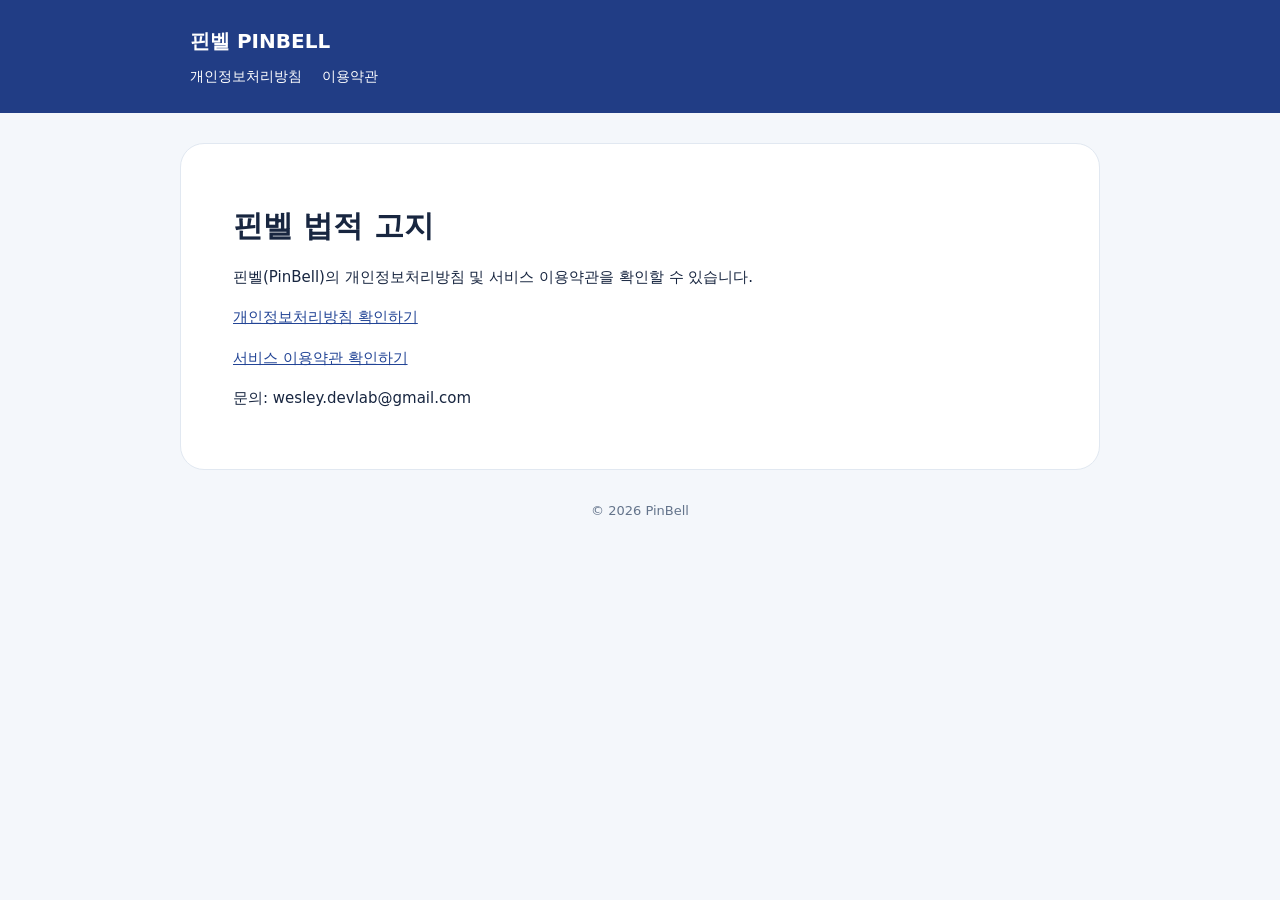
<file: index.html>
<!doctype html><html lang="ko"><head><meta charset="utf-8"><meta name="viewport" content="width=device-width,initial-scale=1"><title>핀벨 | 서비스 약관</title><link rel="stylesheet" href="style.css"></head><body><header><a href="index.html">핀벨 PINBELL</a><nav><a href="privacy.html">개인정보처리방침</a><a href="terms.html">이용약관</a></nav></header><main><h1>핀벨 법적 고지</h1><p>핀벨(PinBell)의 개인정보처리방침 및 서비스 이용약관을 확인할 수 있습니다.</p><p><a href="privacy.html">개인정보처리방침 확인하기</a></p><p><a href="terms.html">서비스 이용약관 확인하기</a></p><p>문의: wesley.devlab@gmail.com</p></main><footer>© 2026 PinBell</footer></body></html>
</file>
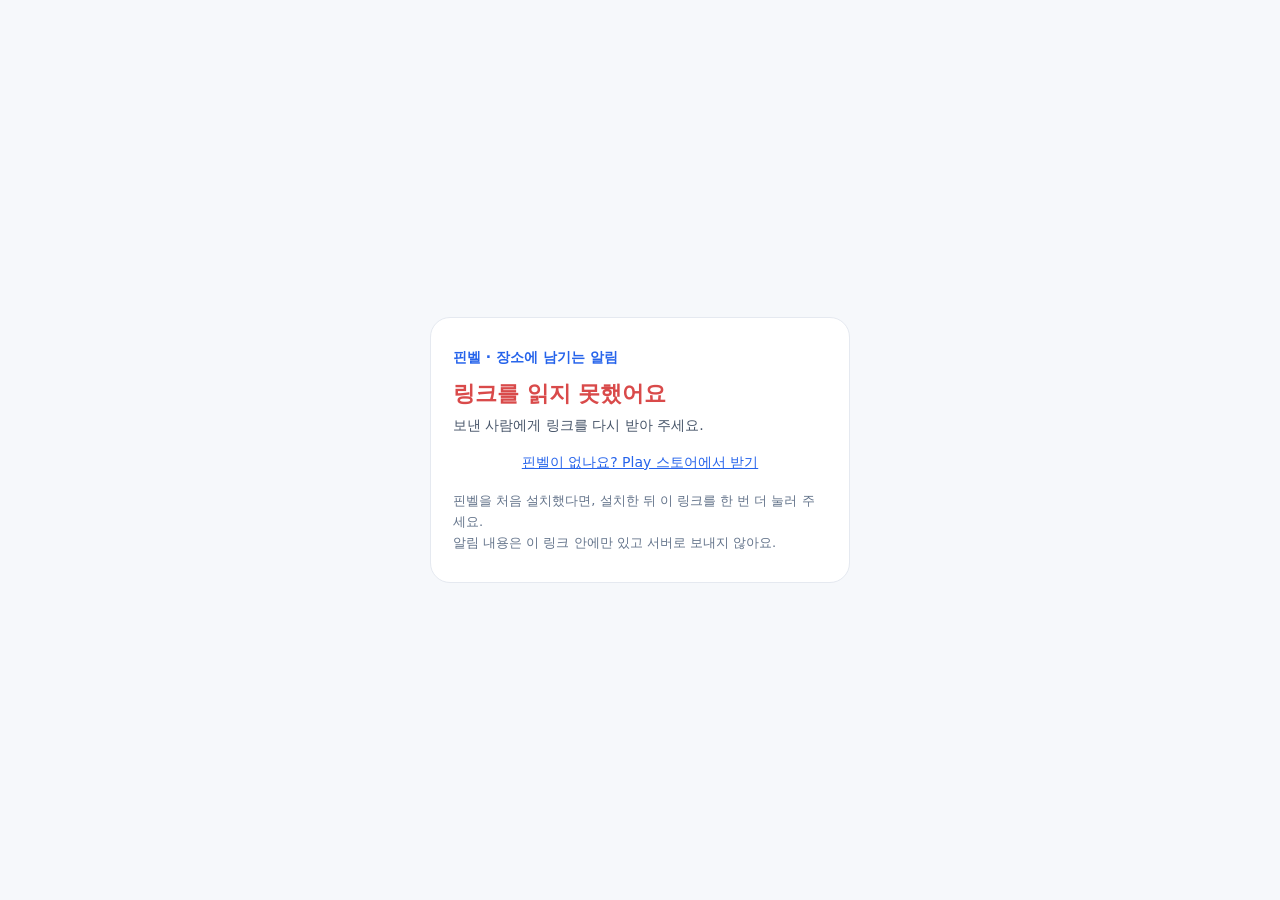
<file: s/index.html>
<!doctype html>
<html lang="ko">
<head>
<meta charset="utf-8">
<meta name="viewport" content="width=device-width,initial-scale=1">
<meta name="robots" content="noindex">
<title>핀벨 도착 알림 받기</title>
<meta name="description" content="장소에 도착하면 알려 주는 할 일을 공유받았어요. 핀벨에서 열면 위치를 확인하고 추가할 수 있어요.">
<!-- 링크 미리보기(카카오톡·문자·메신저) 카드: 알림 내용은 # 뒤에만 있어 서버·미리보기가 읽을 수 없으므로 고정 문구와 그림을 쓴다. -->
<meta property="og:type" content="website">
<meta property="og:site_name" content="핀벨">
<meta property="og:title" content="핀벨 도착 알림을 공유받았어요">
<meta property="og:description" content="장소에 도착하면 알려 주는 할 일이에요. 눌러서 핀벨에 추가해 보세요.">
<meta property="og:url" content="https://wskim-2197.github.io/pinbell-legal/s/">
<meta property="og:image" content="https://wskim-2197.github.io/pinbell-legal/s/og.jpg">
<meta property="og:image:secure_url" content="https://wskim-2197.github.io/pinbell-legal/s/og.jpg">
<meta property="og:image:type" content="image/jpeg">
<meta property="og:image:width" content="1200">
<meta property="og:image:height" content="630">
<meta property="og:image:alt" content="핀벨 — 장소에 도착하면, 잊지 않게.">
<meta property="og:locale" content="ko_KR">
<meta name="twitter:card" content="summary_large_image">
<style>
:root{color-scheme:light}*{box-sizing:border-box}
body{margin:0;min-height:100vh;background:#f6f8fb;color:#0f172a;font-family:system-ui,-apple-system,"Apple SD Gothic Neo","Noto Sans KR",sans-serif;line-height:1.6;display:flex;align-items:center;justify-content:center;padding:24px 16px}
.card{width:100%;max-width:420px;background:#fff;border:1px solid #e5e9f0;border-radius:20px;padding:28px 22px}
.brand{font-size:14px;font-weight:700;color:#2563eb;margin:0 0 10px}
h1{font-size:22px;line-height:1.35;margin:0 0 6px;overflow-wrap:anywhere}
.tasks{margin:14px 0 0;padding:0;list-style:none}
.tasks li{padding:10px 12px;margin-top:6px;background:#f6f8fb;border-radius:12px;font-size:15px;overflow-wrap:anywhere;white-space:pre-line}
.sub{font-size:14px;color:#475569;margin:0}
.btn{display:block;width:100%;margin-top:22px;padding:15px 16px;border:0;border-radius:12px;background:#2563eb;color:#fff;font-size:16px;font-weight:700;text-align:center;text-decoration:none}
.link{display:block;text-align:center;margin-top:14px;font-size:14px;color:#2563eb}
.note{font-size:13px;color:#64748b;margin:18px 0 0}
.err{color:#d94a4a}
</style>
</head>
<body>
<main class="card">
  <p class="brand">핀벨 · 장소에 남기는 알림</p>
  <h1 id="title">공유받은 도착 알림</h1>
  <p class="sub" id="sub">핀벨에서 열면 위치를 확인하고 추가할 수 있어요.</p>
  <ul class="tasks" id="tasks"></ul>
  <a class="btn" id="open" href="#">핀벨에서 열기</a>
  <a class="link" href="https://play.google.com/store/apps/details?id=co.pinbell">핀벨이 없나요? Play 스토어에서 받기</a>
  <p class="note" id="note">핀벨을 처음 설치했다면, 설치한 뒤 이 링크를 한 번 더 눌러 주세요.<br>알림 내용은 이 링크 안에만 있고 서버로 보내지 않아요.</p>
</main>
<script>
(function () {
  var data = (location.hash || "").replace(/^#/, "");
  var title = document.getElementById("title"), sub = document.getElementById("sub");
  var list = document.getElementById("tasks"), open = document.getElementById("open");
  function decode(d) {
    var b = d.replace(/-/g, "+").replace(/_/g, "/");
    while (b.length % 4) b += "=";
    var bin = atob(b), bytes = new Uint8Array(bin.length);
    for (var i = 0; i < bin.length; i++) bytes[i] = bin.charCodeAt(i);
    return JSON.parse(new TextDecoder("utf-8").decode(bytes));
  }
  var alert;
  try { alert = decode(data); } catch (e) { alert = null; }
  if (!data || !alert || !alert.n) {
    title.textContent = "링크를 읽지 못했어요";
    title.className = "err";
    sub.textContent = "보낸 사람에게 링크를 다시 받아 주세요.";
    open.style.display = "none";
    return;
  }
  title.textContent = alert.n;
  sub.textContent = "이 장소에 도착하면 알려 주는 핀벨 알림이에요.";
  (alert.t || []).forEach(function (t) {
    var li = document.createElement("li");
    li.textContent = t[0];
    list.appendChild(li);
  });
  var appLink = "pinbell://add?d=" + data;
  var android = /Android/i.test(navigator.userAgent);
  var intentLink = "intent://add?d=" + data + "#Intent;scheme=pinbell;package=co.pinbell;S.browser_fallback_url=" +
    encodeURIComponent("https://play.google.com/store/apps/details?id=co.pinbell") + ";end";
  open.href = android ? intentLink : appLink;
  if (!android) {
    document.getElementById("note").textContent = "핀벨은 안드로이드 앱이에요. 안드로이드 휴대폰에서 이 링크를 열어 주세요.";
    return;
  }
  // 바로 앱으로. 브라우저가 막으면 위 버튼을 누르면 된다.
  setTimeout(function () { location.href = intentLink; }, 300);
})();
</script>
</body>
</html>
</file>
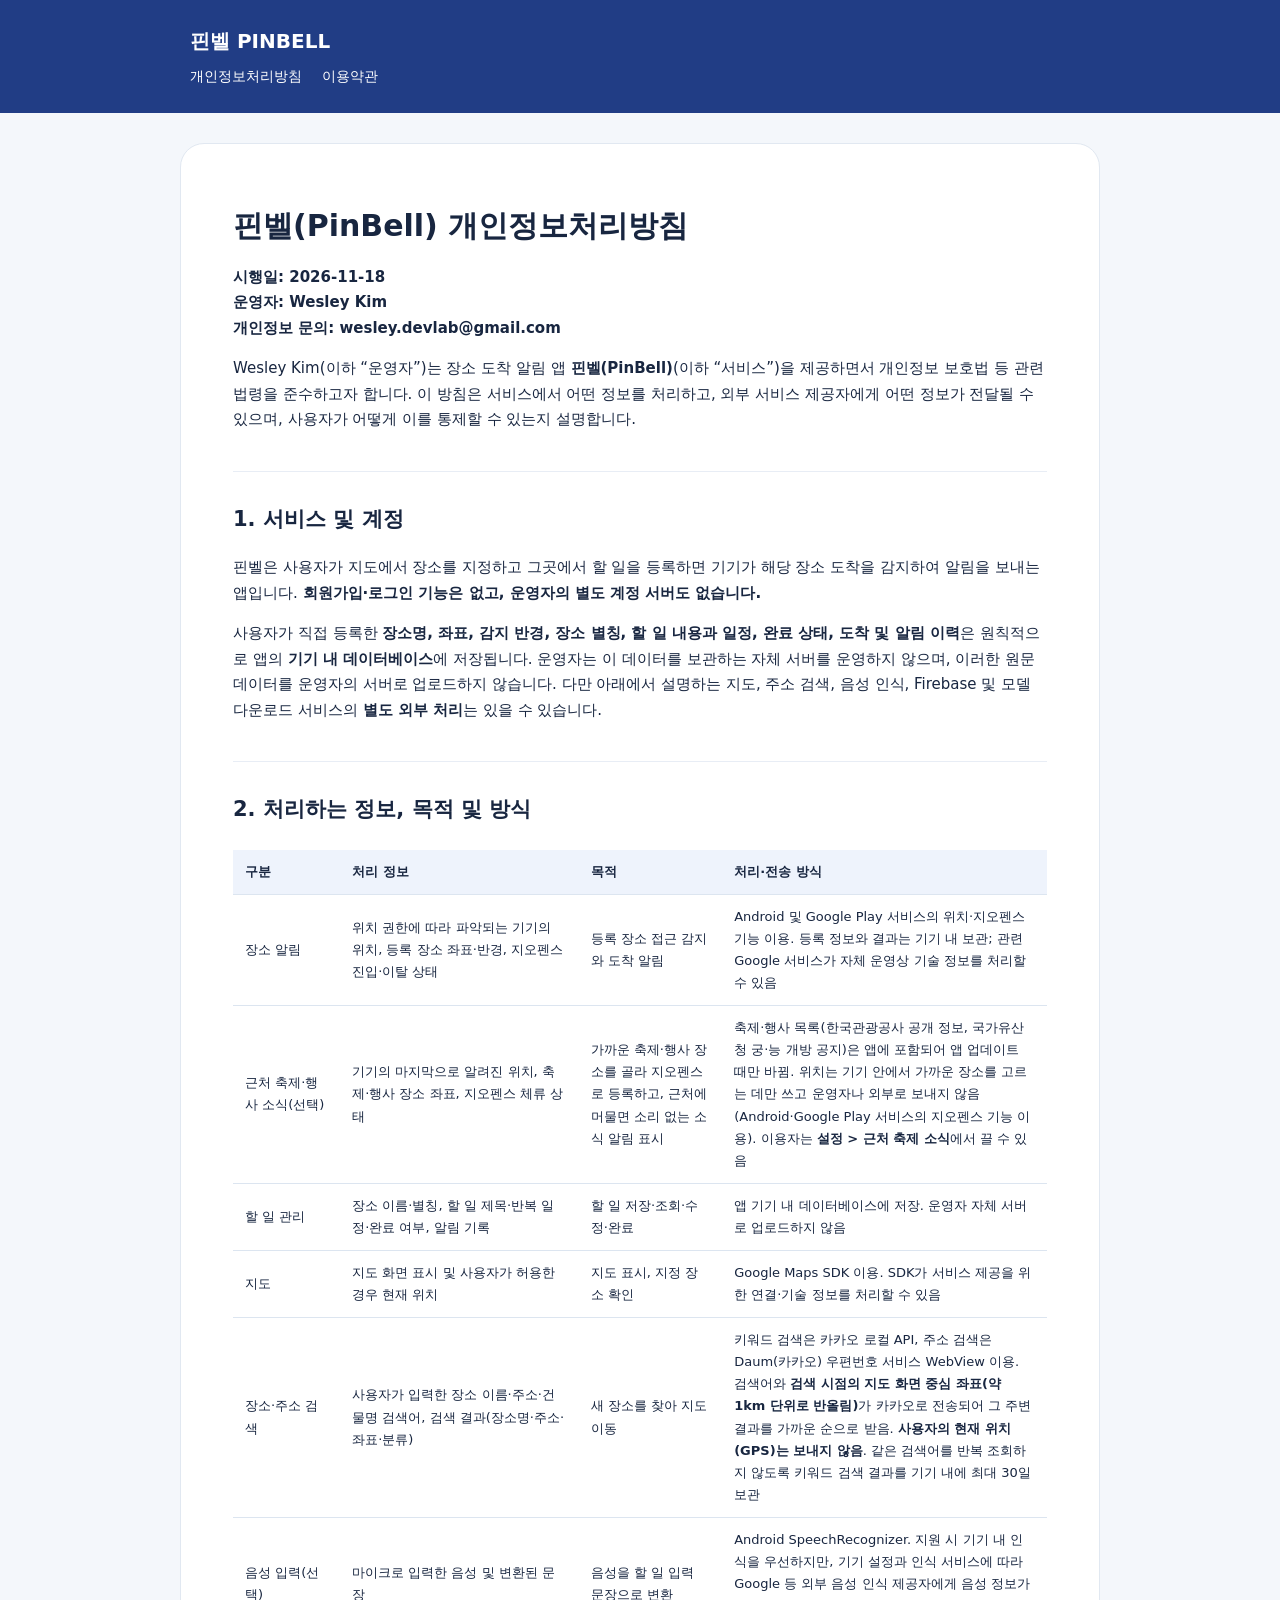
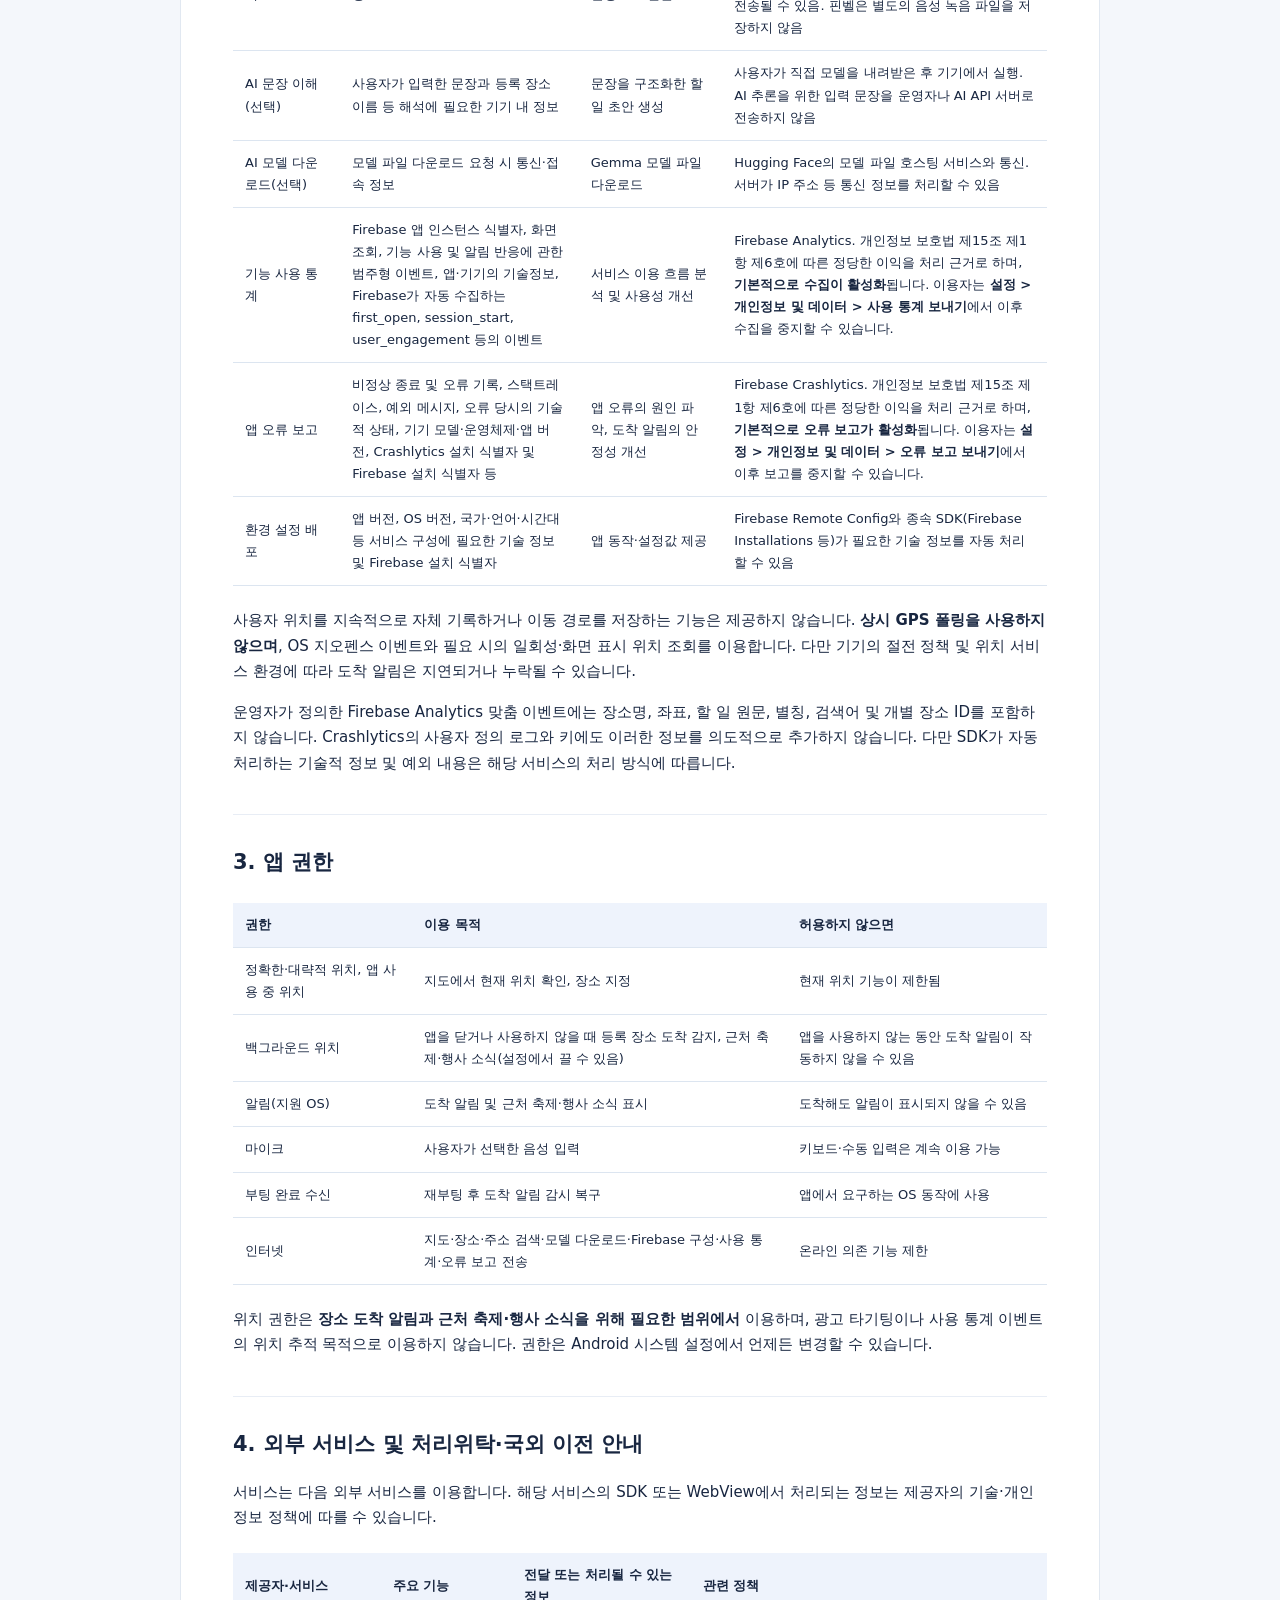
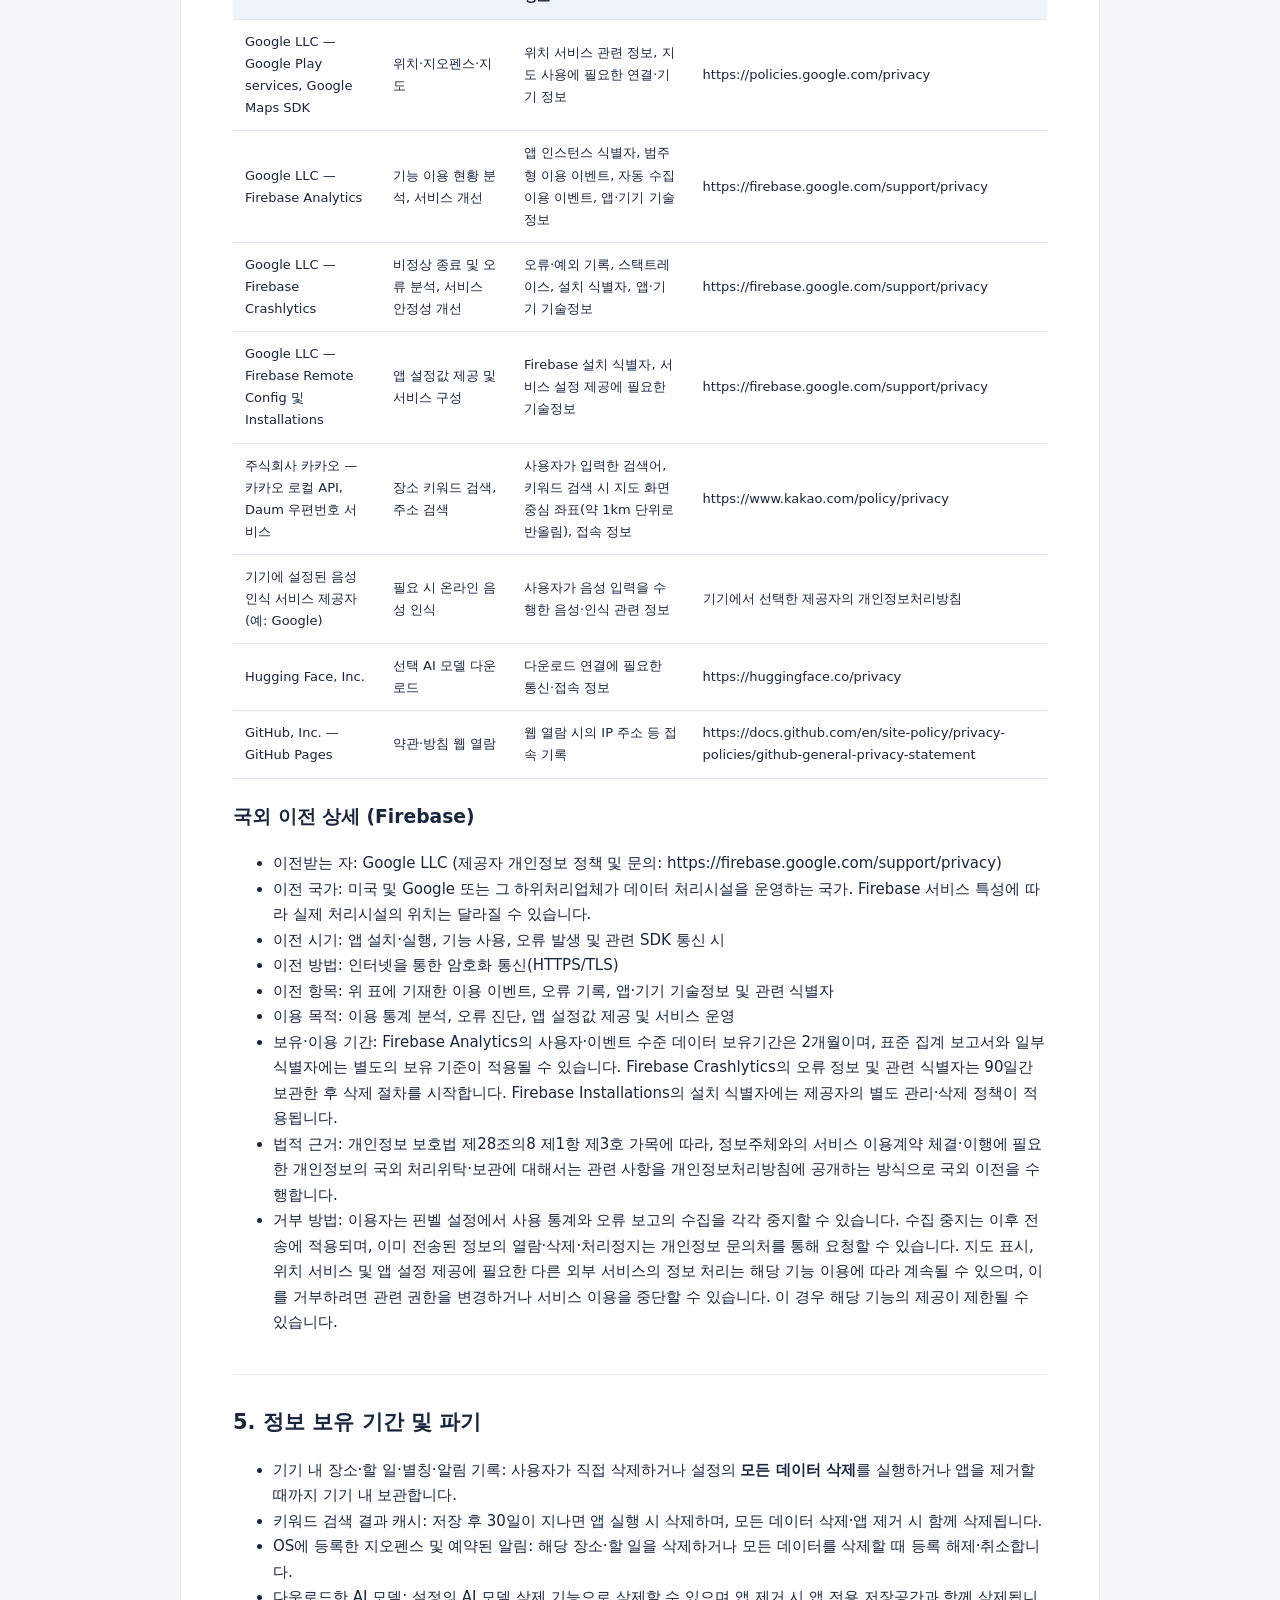
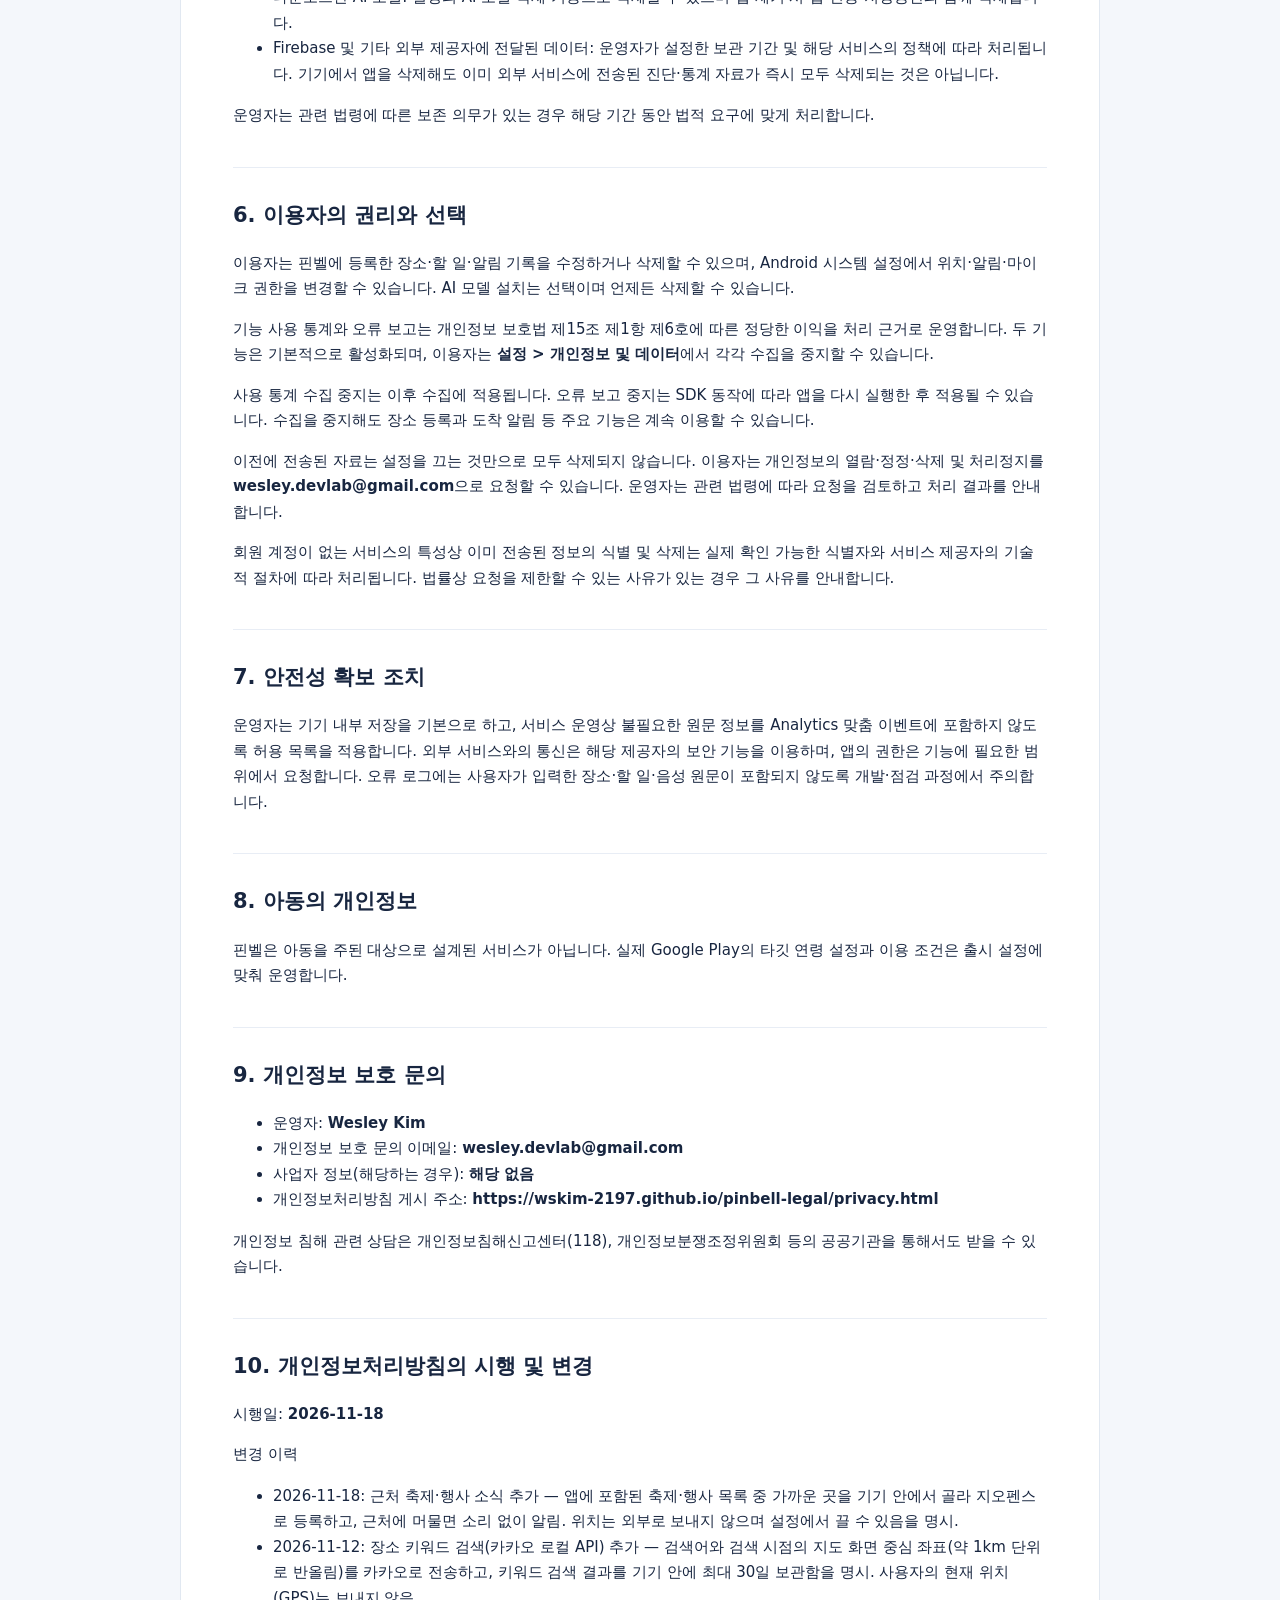
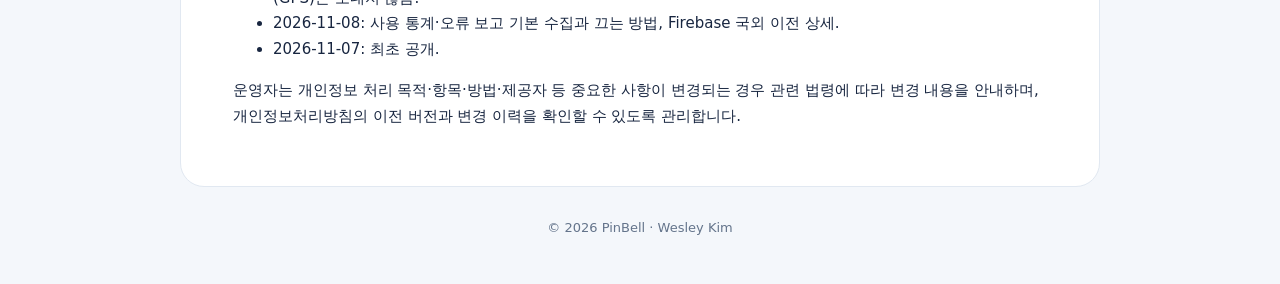
<file: privacy.html>
<!doctype html><html lang="ko"><head><meta charset="utf-8"><meta name="viewport" content="width=device-width,initial-scale=1"><meta name="description" content="핀벨(PinBell) 개인정보처리방침"><title>핀벨 | 개인정보처리방침</title><link rel="stylesheet" href="style.css"></head><body><header><a href="index.html">핀벨 PINBELL</a><nav><a href="privacy.html">개인정보처리방침</a><a href="terms.html">이용약관</a></nav></header><main><h1>핀벨(PinBell) 개인정보처리방침</h1>
<p><strong>시행일: 2026-11-18</strong><br />
<strong>운영자: Wesley Kim</strong><br />
<strong>개인정보 문의: wesley.devlab@gmail.com</strong></p>
<p>Wesley Kim(이하 “운영자”)는 장소 도착 알림 앱 <strong>핀벨(PinBell)</strong>(이하 “서비스”)을 제공하면서 개인정보 보호법 등 관련 법령을 준수하고자 합니다. 이 방침은 서비스에서 어떤 정보를 처리하고, 외부 서비스 제공자에게 어떤 정보가 전달될 수 있으며, 사용자가 어떻게 이를 통제할 수 있는지 설명합니다.</p>
<h2>1. 서비스 및 계정</h2>
<p>핀벨은 사용자가 지도에서 장소를 지정하고 그곳에서 할 일을 등록하면 기기가 해당 장소 도착을 감지하여 알림을 보내는 앱입니다. <strong>회원가입·로그인 기능은 없고, 운영자의 별도 계정 서버도 없습니다.</strong></p>
<p>사용자가 직접 등록한 <strong>장소명, 좌표, 감지 반경, 장소 별칭, 할 일 내용과 일정, 완료 상태, 도착 및 알림 이력</strong>은 원칙적으로 앱의 <strong>기기 내 데이터베이스</strong>에 저장됩니다. 운영자는 이 데이터를 보관하는 자체 서버를 운영하지 않으며, 이러한 원문 데이터를 운영자의 서버로 업로드하지 않습니다. 다만 아래에서 설명하는 지도, 주소 검색, 음성 인식, Firebase 및 모델 다운로드 서비스의 <strong>별도 외부 처리</strong>는 있을 수 있습니다.</p>
<h2>2. 처리하는 정보, 목적 및 방식</h2>
<table>
<thead>
<tr>
<th>구분</th>
<th>처리 정보</th>
<th>목적</th>
<th>처리·전송 방식</th>
</tr>
</thead>
<tbody>
<tr>
<td>장소 알림</td>
<td>위치 권한에 따라 파악되는 기기의 위치, 등록 장소 좌표·반경, 지오펜스 진입·이탈 상태</td>
<td>등록 장소 접근 감지와 도착 알림</td>
<td>Android 및 Google Play 서비스의 위치·지오펜스 기능 이용. 등록 정보와 결과는 기기 내 보관; 관련 Google 서비스가 자체 운영상 기술 정보를 처리할 수 있음</td>
</tr>
<tr>
<td>근처 축제·행사 소식(선택)</td>
<td>기기의 마지막으로 알려진 위치, 축제·행사 장소 좌표, 지오펜스 체류 상태</td>
<td>가까운 축제·행사 장소를 골라 지오펜스로 등록하고, 근처에 머물면 소리 없는 소식 알림 표시</td>
<td>축제·행사 목록(한국관광공사 공개 정보, 국가유산청 궁·능 개방 공지)은 앱에 포함되어 앱 업데이트 때만 바뀜. 위치는 기기 안에서 가까운 장소를 고르는 데만 쓰고 운영자나 외부로 보내지 않음(Android·Google Play 서비스의 지오펜스 기능 이용). 이용자는 <strong>설정 &gt; 근처 축제 소식</strong>에서 끌 수 있음</td>
</tr>
<tr>
<td>할 일 관리</td>
<td>장소 이름·별칭, 할 일 제목·반복 일정·완료 여부, 알림 기록</td>
<td>할 일 저장·조회·수정·완료</td>
<td>앱 기기 내 데이터베이스에 저장. 운영자 자체 서버로 업로드하지 않음</td>
</tr>
<tr>
<td>지도</td>
<td>지도 화면 표시 및 사용자가 허용한 경우 현재 위치</td>
<td>지도 표시, 지정 장소 확인</td>
<td>Google Maps SDK 이용. SDK가 서비스 제공을 위한 연결·기술 정보를 처리할 수 있음</td>
</tr>
<tr>
<td>장소·주소 검색</td>
<td>사용자가 입력한 장소 이름·주소·건물명 검색어, 검색 결과(장소명·주소·좌표·분류)</td>
<td>새 장소를 찾아 지도 이동</td>
<td>키워드 검색은 카카오 로컬 API, 주소 검색은 Daum(카카오) 우편번호 서비스 WebView 이용. 검색어와 <strong>검색 시점의 지도 화면 중심 좌표(약 1km 단위로 반올림)</strong>가 카카오로 전송되어 그 주변 결과를 가까운 순으로 받음. <strong>사용자의 현재 위치(GPS)는 보내지 않음</strong>. 같은 검색어를 반복 조회하지 않도록 키워드 검색 결과를 기기 내에 최대 30일 보관</td>
</tr>
<tr>
<td>음성 입력(선택)</td>
<td>마이크로 입력한 음성 및 변환된 문장</td>
<td>음성을 할 일 입력 문장으로 변환</td>
<td>Android SpeechRecognizer. 지원 시 기기 내 인식을 우선하지만, 기기 설정과 인식 서비스에 따라 Google 등 외부 음성 인식 제공자에게 음성 정보가 전송될 수 있음. 핀벨은 별도의 음성 녹음 파일을 저장하지 않음</td>
</tr>
<tr>
<td>AI 문장 이해(선택)</td>
<td>사용자가 입력한 문장과 등록 장소 이름 등 해석에 필요한 기기 내 정보</td>
<td>문장을 구조화한 할 일 초안 생성</td>
<td>사용자가 직접 모델을 내려받은 후 기기에서 실행. AI 추론을 위한 입력 문장을 운영자나 AI API 서버로 전송하지 않음</td>
</tr>
<tr>
<td>AI 모델 다운로드(선택)</td>
<td>모델 파일 다운로드 요청 시 통신·접속 정보</td>
<td>Gemma 모델 파일 다운로드</td>
<td>Hugging Face의 모델 파일 호스팅 서비스와 통신. 서버가 IP 주소 등 통신 정보를 처리할 수 있음</td>
</tr>
<tr>
<td>기능 사용 통계</td>
<td>Firebase 앱 인스턴스 식별자, 화면 조회, 기능 사용 및 알림 반응에 관한 범주형 이벤트, 앱·기기의 기술정보, Firebase가 자동 수집하는 first_open, session_start, user_engagement 등의 이벤트</td>
<td>서비스 이용 흐름 분석 및 사용성 개선</td>
<td>Firebase Analytics. 개인정보 보호법 제15조 제1항 제6호에 따른 정당한 이익을 처리 근거로 하며, <strong>기본적으로 수집이 활성화</strong>됩니다. 이용자는 <strong>설정 &gt; 개인정보 및 데이터 &gt; 사용 통계 보내기</strong>에서 이후 수집을 중지할 수 있습니다.</td>
</tr>
<tr>
<td>앱 오류 보고</td>
<td>비정상 종료 및 오류 기록, 스택트레이스, 예외 메시지, 오류 당시의 기술적 상태, 기기 모델·운영체제·앱 버전, Crashlytics 설치 식별자 및 Firebase 설치 식별자 등</td>
<td>앱 오류의 원인 파악, 도착 알림의 안정성 개선</td>
<td>Firebase Crashlytics. 개인정보 보호법 제15조 제1항 제6호에 따른 정당한 이익을 처리 근거로 하며, <strong>기본적으로 오류 보고가 활성화</strong>됩니다. 이용자는 <strong>설정 &gt; 개인정보 및 데이터 &gt; 오류 보고 보내기</strong>에서 이후 보고를 중지할 수 있습니다.</td>
</tr>
<tr>
<td>환경 설정 배포</td>
<td>앱 버전, OS 버전, 국가·언어·시간대 등 서비스 구성에 필요한 기술 정보 및 Firebase 설치 식별자</td>
<td>앱 동작·설정값 제공</td>
<td>Firebase Remote Config와 종속 SDK(Firebase Installations 등)가 필요한 기술 정보를 자동 처리할 수 있음</td>
</tr>
</tbody>
</table>
<p>사용자 위치를 지속적으로 자체 기록하거나 이동 경로를 저장하는 기능은 제공하지 않습니다. <strong>상시 GPS 폴링을 사용하지 않으며</strong>, OS 지오펜스 이벤트와 필요 시의 일회성·화면 표시 위치 조회를 이용합니다. 다만 기기의 절전 정책 및 위치 서비스 환경에 따라 도착 알림은 지연되거나 누락될 수 있습니다.</p>
<p>운영자가 정의한 Firebase Analytics 맞춤 이벤트에는 장소명, 좌표, 할 일 원문, 별칭, 검색어 및 개별 장소 ID를 포함하지 않습니다. Crashlytics의 사용자 정의 로그와 키에도 이러한 정보를 의도적으로 추가하지 않습니다. 다만 SDK가 자동 처리하는 기술적 정보 및 예외 내용은 해당 서비스의 처리 방식에 따릅니다.</p>
<h2>3. 앱 권한</h2>
<table>
<thead>
<tr>
<th>권한</th>
<th>이용 목적</th>
<th>허용하지 않으면</th>
</tr>
</thead>
<tbody>
<tr>
<td>정확한·대략적 위치, 앱 사용 중 위치</td>
<td>지도에서 현재 위치 확인, 장소 지정</td>
<td>현재 위치 기능이 제한됨</td>
</tr>
<tr>
<td>백그라운드 위치</td>
<td>앱을 닫거나 사용하지 않을 때 등록 장소 도착 감지, 근처 축제·행사 소식(설정에서 끌 수 있음)</td>
<td>앱을 사용하지 않는 동안 도착 알림이 작동하지 않을 수 있음</td>
</tr>
<tr>
<td>알림(지원 OS)</td>
<td>도착 알림 및 근처 축제·행사 소식 표시</td>
<td>도착해도 알림이 표시되지 않을 수 있음</td>
</tr>
<tr>
<td>마이크</td>
<td>사용자가 선택한 음성 입력</td>
<td>키보드·수동 입력은 계속 이용 가능</td>
</tr>
<tr>
<td>부팅 완료 수신</td>
<td>재부팅 후 도착 알림 감시 복구</td>
<td>앱에서 요구하는 OS 동작에 사용</td>
</tr>
<tr>
<td>인터넷</td>
<td>지도·장소·주소 검색·모델 다운로드·Firebase 구성·사용 통계·오류 보고 전송</td>
<td>온라인 의존 기능 제한</td>
</tr>
</tbody>
</table>
<p>위치 권한은 <strong>장소 도착 알림과 근처 축제·행사 소식을 위해 필요한 범위에서</strong> 이용하며, 광고 타기팅이나 사용 통계 이벤트의 위치 추적 목적으로 이용하지 않습니다. 권한은 Android 시스템 설정에서 언제든 변경할 수 있습니다.</p>
<h2>4. 외부 서비스 및 처리위탁·국외 이전 안내</h2>
<p>서비스는 다음 외부 서비스를 이용합니다. 해당 서비스의 SDK 또는 WebView에서 처리되는 정보는 제공자의 기술·개인정보 정책에 따를 수 있습니다.</p>
<table>
<thead>
<tr>
<th>제공자·서비스</th>
<th>주요 기능</th>
<th>전달 또는 처리될 수 있는 정보</th>
<th>관련 정책</th>
</tr>
</thead>
<tbody>
<tr>
<td>Google LLC — Google Play services, Google Maps SDK</td>
<td>위치·지오펜스·지도</td>
<td>위치 서비스 관련 정보, 지도 사용에 필요한 연결·기기 정보</td>
<td>https://policies.google.com/privacy</td>
</tr>
<tr>
<td>Google LLC — Firebase Analytics</td>
<td>기능 이용 현황 분석, 서비스 개선</td>
<td>앱 인스턴스 식별자, 범주형 이용 이벤트, 자동 수집 이용 이벤트, 앱·기기 기술정보</td>
<td>https://firebase.google.com/support/privacy</td>
</tr>
<tr>
<td>Google LLC — Firebase Crashlytics</td>
<td>비정상 종료 및 오류 분석, 서비스 안정성 개선</td>
<td>오류·예외 기록, 스택트레이스, 설치 식별자, 앱·기기 기술정보</td>
<td>https://firebase.google.com/support/privacy</td>
</tr>
<tr>
<td>Google LLC — Firebase Remote Config 및 Installations</td>
<td>앱 설정값 제공 및 서비스 구성</td>
<td>Firebase 설치 식별자, 서비스 설정 제공에 필요한 기술정보</td>
<td>https://firebase.google.com/support/privacy</td>
</tr>
<tr>
<td>주식회사 카카오 — 카카오 로컬 API, Daum 우편번호 서비스</td>
<td>장소 키워드 검색, 주소 검색</td>
<td>사용자가 입력한 검색어, 키워드 검색 시 지도 화면 중심 좌표(약 1km 단위로 반올림), 접속 정보</td>
<td>https://www.kakao.com/policy/privacy</td>
</tr>
<tr>
<td>기기에 설정된 음성 인식 서비스 제공자(예: Google)</td>
<td>필요 시 온라인 음성 인식</td>
<td>사용자가 음성 입력을 수행한 음성·인식 관련 정보</td>
<td>기기에서 선택한 제공자의 개인정보처리방침</td>
</tr>
<tr>
<td>Hugging Face, Inc.</td>
<td>선택 AI 모델 다운로드</td>
<td>다운로드 연결에 필요한 통신·접속 정보</td>
<td>https://huggingface.co/privacy</td>
</tr>
<tr>
<td>GitHub, Inc. — GitHub Pages</td>
<td>약관·방침 웹 열람</td>
<td>웹 열람 시의 IP 주소 등 접속 기록</td>
<td>https://docs.github.com/en/site-policy/privacy-policies/github-general-privacy-statement</td>
</tr>
</tbody>
</table>
<h3>국외 이전 상세 (Firebase)</h3>
<ul>
<li>이전받는 자: Google LLC (제공자 개인정보 정책 및 문의: https://firebase.google.com/support/privacy)</li>
<li>이전 국가: 미국 및 Google 또는 그 하위처리업체가 데이터 처리시설을 운영하는 국가. Firebase 서비스 특성에 따라 실제 처리시설의 위치는 달라질 수 있습니다.</li>
<li>이전 시기: 앱 설치·실행, 기능 사용, 오류 발생 및 관련 SDK 통신 시</li>
<li>이전 방법: 인터넷을 통한 암호화 통신(HTTPS/TLS)</li>
<li>이전 항목: 위 표에 기재한 이용 이벤트, 오류 기록, 앱·기기 기술정보 및 관련 식별자</li>
<li>이용 목적: 이용 통계 분석, 오류 진단, 앱 설정값 제공 및 서비스 운영</li>
<li>보유·이용 기간: Firebase Analytics의 사용자·이벤트 수준 데이터 보유기간은 2개월이며, 표준 집계 보고서와 일부 식별자에는 별도의 보유 기준이 적용될 수 있습니다. Firebase Crashlytics의 오류 정보 및 관련 식별자는 90일간 보관한 후 삭제 절차를 시작합니다. Firebase Installations의 설치 식별자에는 제공자의 별도 관리·삭제 정책이 적용됩니다.</li>
<li>법적 근거: 개인정보 보호법 제28조의8 제1항 제3호 가목에 따라, 정보주체와의 서비스 이용계약 체결·이행에 필요한 개인정보의 국외 처리위탁·보관에 대해서는 관련 사항을 개인정보처리방침에 공개하는 방식으로 국외 이전을 수행합니다.</li>
<li>거부 방법: 이용자는 핀벨 설정에서 사용 통계와 오류 보고의 수집을 각각 중지할 수 있습니다. 수집 중지는 이후 전송에 적용되며, 이미 전송된 정보의 열람·삭제·처리정지는 개인정보 문의처를 통해 요청할 수 있습니다. 지도 표시, 위치 서비스 및 앱 설정 제공에 필요한 다른 외부 서비스의 정보 처리는 해당 기능 이용에 따라 계속될 수 있으며, 이를 거부하려면 관련 권한을 변경하거나 서비스 이용을 중단할 수 있습니다. 이 경우 해당 기능의 제공이 제한될 수 있습니다.</li>
</ul>
<h2>5. 정보 보유 기간 및 파기</h2>
<ul>
<li>기기 내 장소·할 일·별칭·알림 기록: 사용자가 직접 삭제하거나 설정의 <strong>모든 데이터 삭제</strong>를 실행하거나 앱을 제거할 때까지 기기 내 보관합니다.</li>
<li>키워드 검색 결과 캐시: 저장 후 30일이 지나면 앱 실행 시 삭제하며, 모든 데이터 삭제·앱 제거 시 함께 삭제됩니다.</li>
<li>OS에 등록한 지오펜스 및 예약된 알림: 해당 장소·할 일을 삭제하거나 모든 데이터를 삭제할 때 등록 해제·취소합니다.</li>
<li>다운로드한 AI 모델: 설정의 AI 모델 삭제 기능으로 삭제할 수 있으며 앱 제거 시 앱 전용 저장공간과 함께 삭제됩니다. </li>
<li>Firebase 및 기타 외부 제공자에 전달된 데이터: 운영자가 설정한 보관 기간 및 해당 서비스의 정책에 따라 처리됩니다. 기기에서 앱을 삭제해도 이미 외부 서비스에 전송된 진단·통계 자료가 즉시 모두 삭제되는 것은 아닙니다.</li>
</ul>
<p>운영자는 관련 법령에 따른 보존 의무가 있는 경우 해당 기간 동안 법적 요구에 맞게 처리합니다.</p>
<h2>6. 이용자의 권리와 선택</h2>
<p>이용자는 핀벨에 등록한 장소·할 일·알림 기록을 수정하거나 삭제할 수 있으며, Android 시스템 설정에서 위치·알림·마이크 권한을 변경할 수 있습니다. AI 모델 설치는 선택이며 언제든 삭제할 수 있습니다.</p>
<p>기능 사용 통계와 오류 보고는 개인정보 보호법 제15조 제1항 제6호에 따른 정당한 이익을 처리 근거로 운영합니다. 두 기능은 기본적으로 활성화되며, 이용자는 <strong>설정 &gt; 개인정보 및 데이터</strong>에서 각각 수집을 중지할 수 있습니다.</p>
<p>사용 통계 수집 중지는 이후 수집에 적용됩니다. 오류 보고 중지는 SDK 동작에 따라 앱을 다시 실행한 후 적용될 수 있습니다. 수집을 중지해도 장소 등록과 도착 알림 등 주요 기능은 계속 이용할 수 있습니다.</p>
<p>이전에 전송된 자료는 설정을 끄는 것만으로 모두 삭제되지 않습니다. 이용자는 개인정보의 열람·정정·삭제 및 처리정지를 <strong>wesley.devlab@gmail.com</strong>으로 요청할 수 있습니다. 운영자는 관련 법령에 따라 요청을 검토하고 처리 결과를 안내합니다.</p>
<p>회원 계정이 없는 서비스의 특성상 이미 전송된 정보의 식별 및 삭제는 실제 확인 가능한 식별자와 서비스 제공자의 기술적 절차에 따라 처리됩니다. 법률상 요청을 제한할 수 있는 사유가 있는 경우 그 사유를 안내합니다.</p>
<h2>7. 안전성 확보 조치</h2>
<p>운영자는 기기 내부 저장을 기본으로 하고, 서비스 운영상 불필요한 원문 정보를 Analytics 맞춤 이벤트에 포함하지 않도록 허용 목록을 적용합니다. 외부 서비스와의 통신은 해당 제공자의 보안 기능을 이용하며, 앱의 권한은 기능에 필요한 범위에서 요청합니다. 오류 로그에는 사용자가 입력한 장소·할 일·음성 원문이 포함되지 않도록 개발·점검 과정에서 주의합니다.</p>
<h2>8. 아동의 개인정보</h2>
<p>핀벨은 아동을 주된 대상으로 설계된 서비스가 아닙니다. 실제 Google Play의 타깃 연령 설정과 이용 조건은 출시 설정에 맞춰 운영합니다.</p>
<h2>9. 개인정보 보호 문의</h2>
<ul>
<li>운영자: <strong>Wesley Kim</strong></li>
<li>개인정보 보호 문의 이메일: <strong>wesley.devlab@gmail.com</strong></li>
<li>사업자 정보(해당하는 경우): <strong>해당 없음</strong></li>
<li>개인정보처리방침 게시 주소: <strong>https://wskim-2197.github.io/pinbell-legal/privacy.html</strong></li>
</ul>
<p>개인정보 침해 관련 상담은 개인정보침해신고센터(118), 개인정보분쟁조정위원회 등의 공공기관을 통해서도 받을 수 있습니다.</p>
<h2>10. 개인정보처리방침의 시행 및 변경</h2>
<p>시행일: <strong>2026-11-18</strong></p>
<p>변경 이력</p>
<ul>
<li>2026-11-18: 근처 축제·행사 소식 추가 — 앱에 포함된 축제·행사 목록 중 가까운 곳을 기기 안에서 골라 지오펜스로 등록하고, 근처에 머물면 소리 없이 알림. 위치는 외부로 보내지 않으며 설정에서 끌 수 있음을 명시.</li>
<li>2026-11-12: 장소 키워드 검색(카카오 로컬 API) 추가 — 검색어와 검색 시점의 지도 화면 중심 좌표(약 1km 단위로 반올림)를 카카오로 전송하고, 키워드 검색 결과를 기기 안에 최대 30일 보관함을 명시. 사용자의 현재 위치(GPS)는 보내지 않음.</li>
<li>2026-11-08: 사용 통계·오류 보고 기본 수집과 끄는 방법, Firebase 국외 이전 상세.</li>
<li>2026-11-07: 최초 공개.</li>
</ul>
<p>운영자는 개인정보 처리 목적·항목·방법·제공자 등 중요한 사항이 변경되는 경우 관련 법령에 따라 변경 내용을 안내하며, 개인정보처리방침의 이전 버전과 변경 이력을 확인할 수 있도록 관리합니다.</p>
</main><footer>© 2026 PinBell · Wesley Kim</footer></body></html>
</file>
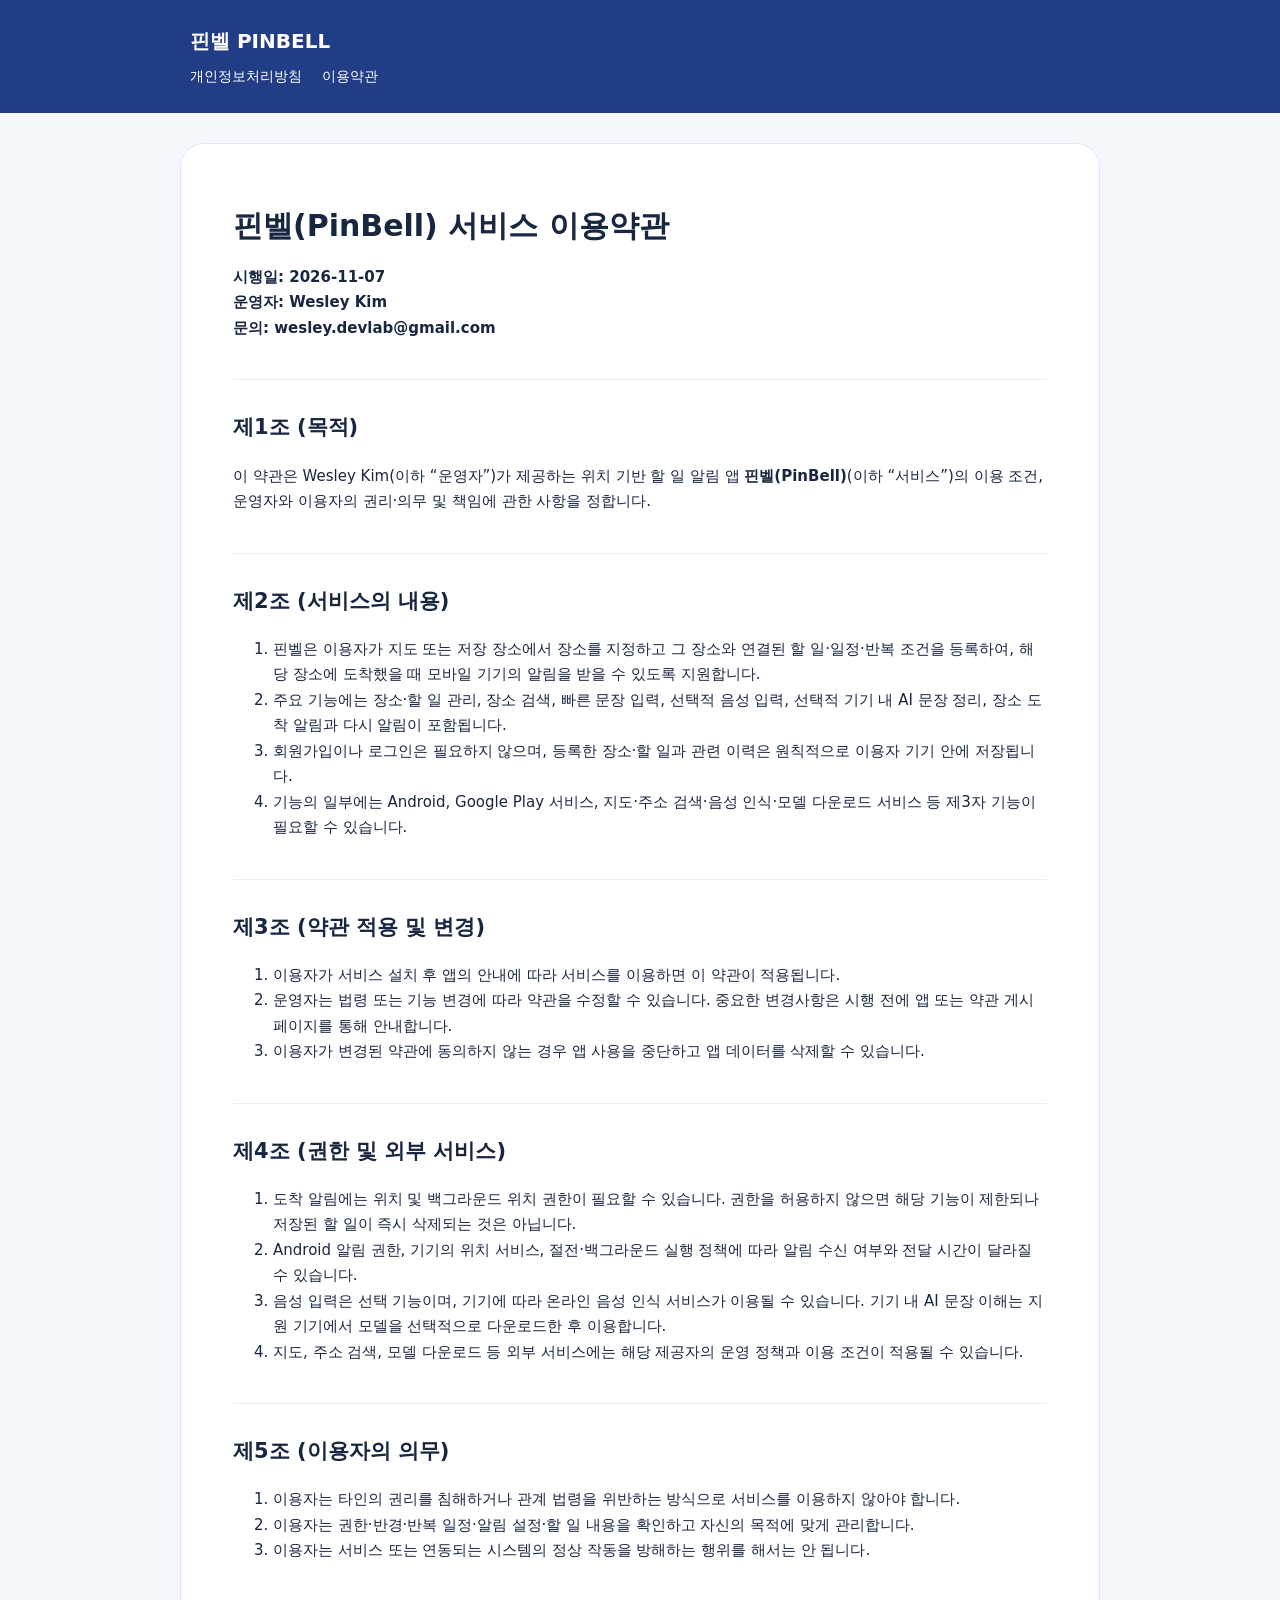
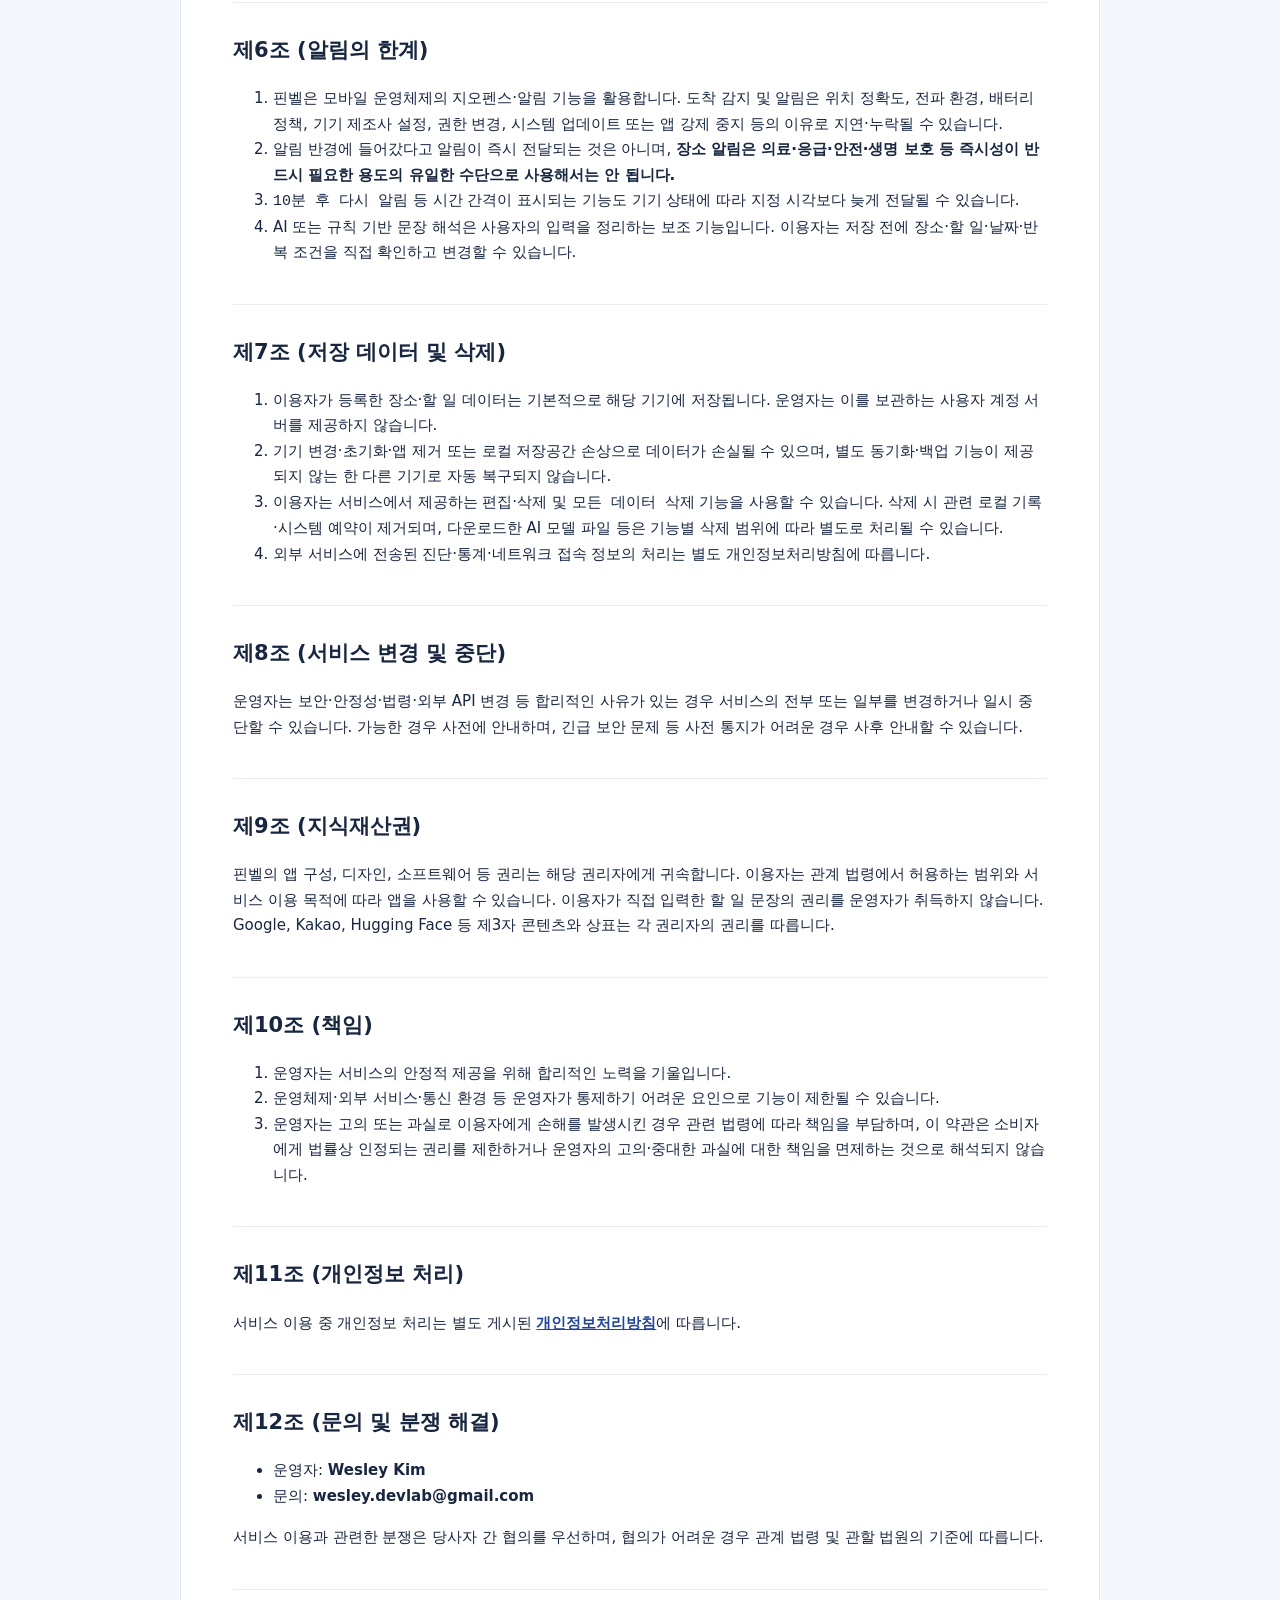
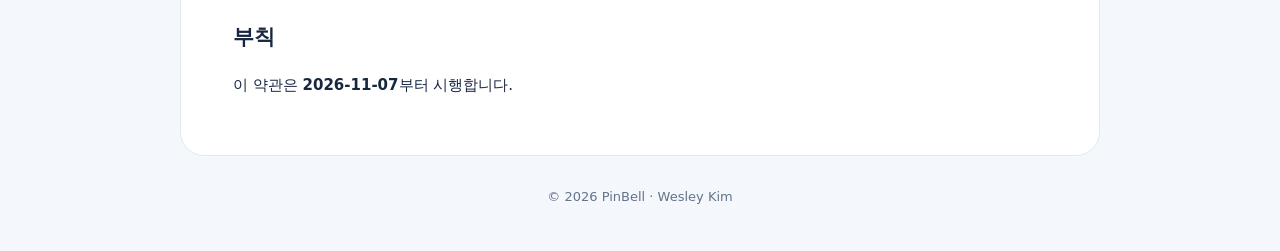
<file: terms.html>
<!doctype html><html lang="ko"><head><meta charset="utf-8"><meta name="viewport" content="width=device-width,initial-scale=1"><meta name="description" content="핀벨(PinBell) 이용약관"><title>핀벨 | 이용약관</title><link rel="stylesheet" href="style.css"></head><body><header><a href="index.html">핀벨 PINBELL</a><nav><a href="privacy.html">개인정보처리방침</a><a href="terms.html">이용약관</a></nav></header><main><h1>핀벨(PinBell) 서비스 이용약관</h1>
<p><strong>시행일: 2026-11-07</strong><br />
<strong>운영자: Wesley Kim</strong><br />
<strong>문의: wesley.devlab@gmail.com</strong></p>
<h2>제1조 (목적)</h2>
<p>이 약관은 Wesley Kim(이하 “운영자”)가 제공하는 위치 기반 할 일 알림 앱 <strong>핀벨(PinBell)</strong>(이하 “서비스”)의 이용 조건, 운영자와 이용자의 권리·의무 및 책임에 관한 사항을 정합니다.</p>
<h2>제2조 (서비스의 내용)</h2>
<ol>
<li>핀벨은 이용자가 지도 또는 저장 장소에서 장소를 지정하고 그 장소와 연결된 할 일·일정·반복 조건을 등록하여, 해당 장소에 도착했을 때 모바일 기기의 알림을 받을 수 있도록 지원합니다.</li>
<li>주요 기능에는 장소·할 일 관리, 장소 검색, 빠른 문장 입력, 선택적 음성 입력, 선택적 기기 내 AI 문장 정리, 장소 도착 알림과 다시 알림이 포함됩니다.</li>
<li>회원가입이나 로그인은 필요하지 않으며, 등록한 장소·할 일과 관련 이력은 원칙적으로 이용자 기기 안에 저장됩니다.</li>
<li>기능의 일부에는 Android, Google Play 서비스, 지도·주소 검색·음성 인식·모델 다운로드 서비스 등 제3자 기능이 필요할 수 있습니다.</li>
</ol>
<h2>제3조 (약관 적용 및 변경)</h2>
<ol>
<li>이용자가 서비스 설치 후 앱의 안내에 따라 서비스를 이용하면 이 약관이 적용됩니다.</li>
<li>운영자는 법령 또는 기능 변경에 따라 약관을 수정할 수 있습니다. 중요한 변경사항은 시행 전에 앱 또는 약관 게시 페이지를 통해 안내합니다.</li>
<li>이용자가 변경된 약관에 동의하지 않는 경우 앱 사용을 중단하고 앱 데이터를 삭제할 수 있습니다.</li>
</ol>
<h2>제4조 (권한 및 외부 서비스)</h2>
<ol>
<li>도착 알림에는 위치 및 백그라운드 위치 권한이 필요할 수 있습니다. 권한을 허용하지 않으면 해당 기능이 제한되나 저장된 할 일이 즉시 삭제되는 것은 아닙니다.</li>
<li>Android 알림 권한, 기기의 위치 서비스, 절전·백그라운드 실행 정책에 따라 알림 수신 여부와 전달 시간이 달라질 수 있습니다.</li>
<li>음성 입력은 선택 기능이며, 기기에 따라 온라인 음성 인식 서비스가 이용될 수 있습니다. 기기 내 AI 문장 이해는 지원 기기에서 모델을 선택적으로 다운로드한 후 이용합니다.</li>
<li>지도, 주소 검색, 모델 다운로드 등 외부 서비스에는 해당 제공자의 운영 정책과 이용 조건이 적용될 수 있습니다.</li>
</ol>
<h2>제5조 (이용자의 의무)</h2>
<ol>
<li>이용자는 타인의 권리를 침해하거나 관계 법령을 위반하는 방식으로 서비스를 이용하지 않아야 합니다.</li>
<li>이용자는 권한·반경·반복 일정·알림 설정·할 일 내용을 확인하고 자신의 목적에 맞게 관리합니다.</li>
<li>이용자는 서비스 또는 연동되는 시스템의 정상 작동을 방해하는 행위를 해서는 안 됩니다.</li>
</ol>
<h2>제6조 (알림의 한계)</h2>
<ol>
<li>핀벨은 모바일 운영체제의 지오펜스·알림 기능을 활용합니다. 도착 감지 및 알림은 위치 정확도, 전파 환경, 배터리 정책, 기기 제조사 설정, 권한 변경, 시스템 업데이트 또는 앱 강제 중지 등의 이유로 지연·누락될 수 있습니다.</li>
<li>알림 반경에 들어갔다고 알림이 즉시 전달되는 것은 아니며, <strong>장소 알림은 의료·응급·안전·생명 보호 등 즉시성이 반드시 필요한 용도의 유일한 수단으로 사용해서는 안 됩니다.</strong></li>
<li><code>10분 후 다시 알림</code> 등 시간 간격이 표시되는 기능도 기기 상태에 따라 지정 시각보다 늦게 전달될 수 있습니다.</li>
<li>AI 또는 규칙 기반 문장 해석은 사용자의 입력을 정리하는 보조 기능입니다. 이용자는 저장 전에 장소·할 일·날짜·반복 조건을 직접 확인하고 변경할 수 있습니다.</li>
</ol>
<h2>제7조 (저장 데이터 및 삭제)</h2>
<ol>
<li>이용자가 등록한 장소·할 일 데이터는 기본적으로 해당 기기에 저장됩니다. 운영자는 이를 보관하는 사용자 계정 서버를 제공하지 않습니다.</li>
<li>기기 변경·초기화·앱 제거 또는 로컬 저장공간 손상으로 데이터가 손실될 수 있으며, 별도 동기화·백업 기능이 제공되지 않는 한 다른 기기로 자동 복구되지 않습니다.</li>
<li>이용자는 서비스에서 제공하는 편집·삭제 및 <code>모든 데이터 삭제</code> 기능을 사용할 수 있습니다. 삭제 시 관련 로컬 기록·시스템 예약이 제거되며, 다운로드한 AI 모델 파일 등은 기능별 삭제 범위에 따라 별도로 처리될 수 있습니다.</li>
<li>외부 서비스에 전송된 진단·통계·네트워크 접속 정보의 처리는 별도 개인정보처리방침에 따릅니다.</li>
</ol>
<h2>제8조 (서비스 변경 및 중단)</h2>
<p>운영자는 보안·안정성·법령·외부 API 변경 등 합리적인 사유가 있는 경우 서비스의 전부 또는 일부를 변경하거나 일시 중단할 수 있습니다. 가능한 경우 사전에 안내하며, 긴급 보안 문제 등 사전 통지가 어려운 경우 사후 안내할 수 있습니다.</p>
<h2>제9조 (지식재산권)</h2>
<p>핀벨의 앱 구성, 디자인, 소프트웨어 등 권리는 해당 권리자에게 귀속합니다. 이용자는 관계 법령에서 허용하는 범위와 서비스 이용 목적에 따라 앱을 사용할 수 있습니다. 이용자가 직접 입력한 할 일 문장의 권리를 운영자가 취득하지 않습니다. Google, Kakao, Hugging Face 등 제3자 콘텐츠와 상표는 각 권리자의 권리를 따릅니다.</p>
<h2>제10조 (책임)</h2>
<ol>
<li>운영자는 서비스의 안정적 제공을 위해 합리적인 노력을 기울입니다.</li>
<li>운영체제·외부 서비스·통신 환경 등 운영자가 통제하기 어려운 요인으로 기능이 제한될 수 있습니다.</li>
<li>운영자는 고의 또는 과실로 이용자에게 손해를 발생시킨 경우 관련 법령에 따라 책임을 부담하며, 이 약관은 소비자에게 법률상 인정되는 권리를 제한하거나 운영자의 고의·중대한 과실에 대한 책임을 면제하는 것으로 해석되지 않습니다.</li>
</ol>
<h2>제11조 (개인정보 처리)</h2>
<p>서비스 이용 중 개인정보 처리는 별도 게시된 <strong><a href="privacy.html">개인정보처리방침</a></strong>에 따릅니다.</p>
<h2>제12조 (문의 및 분쟁 해결)</h2>
<ul>
<li>운영자: <strong>Wesley Kim</strong></li>
<li>문의: <strong>wesley.devlab@gmail.com</strong></li>
</ul>
<p>서비스 이용과 관련한 분쟁은 당사자 간 협의를 우선하며, 협의가 어려운 경우 관계 법령 및 관할 법원의 기준에 따릅니다.</p>
<h2>부칙</h2>
<p>이 약관은 <strong>2026-11-07</strong>부터 시행합니다.</p>
</main><footer>© 2026 PinBell · Wesley Kim</footer></body></html>
</file>
<file: style.css>
:root{color-scheme:light}*{box-sizing:border-box}body{margin:0;background:#f4f7fb;color:#182640;font-family:system-ui,-apple-system,"Apple SD Gothic Neo","Noto Sans KR",sans-serif;line-height:1.7}header{background:#213d85;color:white;padding:24px max(24px,calc((100vw - 900px)/2));font-size:20px;font-weight:700}header a{color:white;text-decoration:none}nav{display:flex;gap:20px;font-size:14px;font-weight:400;margin-top:7px}main{background:white;max-width:920px;margin:30px auto;padding:42px 52px;border:1px solid #e1e8f1;border-radius:24px}h1{font-size:30px;line-height:1.3;margin-bottom:20px}h2{border-top:1px solid #e8edf5;margin-top:38px;padding-top:30px;font-size:21px}p,li{font-size:15px}table{border-collapse:collapse;width:100%;display:block;overflow-x:auto;margin:22px 0;font-size:13px}th,td{border-bottom:1px solid #dce5f0;padding:11px 12px;text-align:left;min-width:100px}th{background:#eef3fc}a{color:#234596;overflow-wrap:anywhere}blockquote{margin:22px 0;background:#fff8ee;border-left:3px solid #df992a;padding:8px 18px}footer{max-width:920px;margin:10px auto 45px;font-size:13px;color:#64748b;text-align:center}@media(max-width:640px){header{padding:20px 22px}main{border:0;border-radius:0;margin:0;padding:26px 20px}h1{font-size:25px}}
</file>
